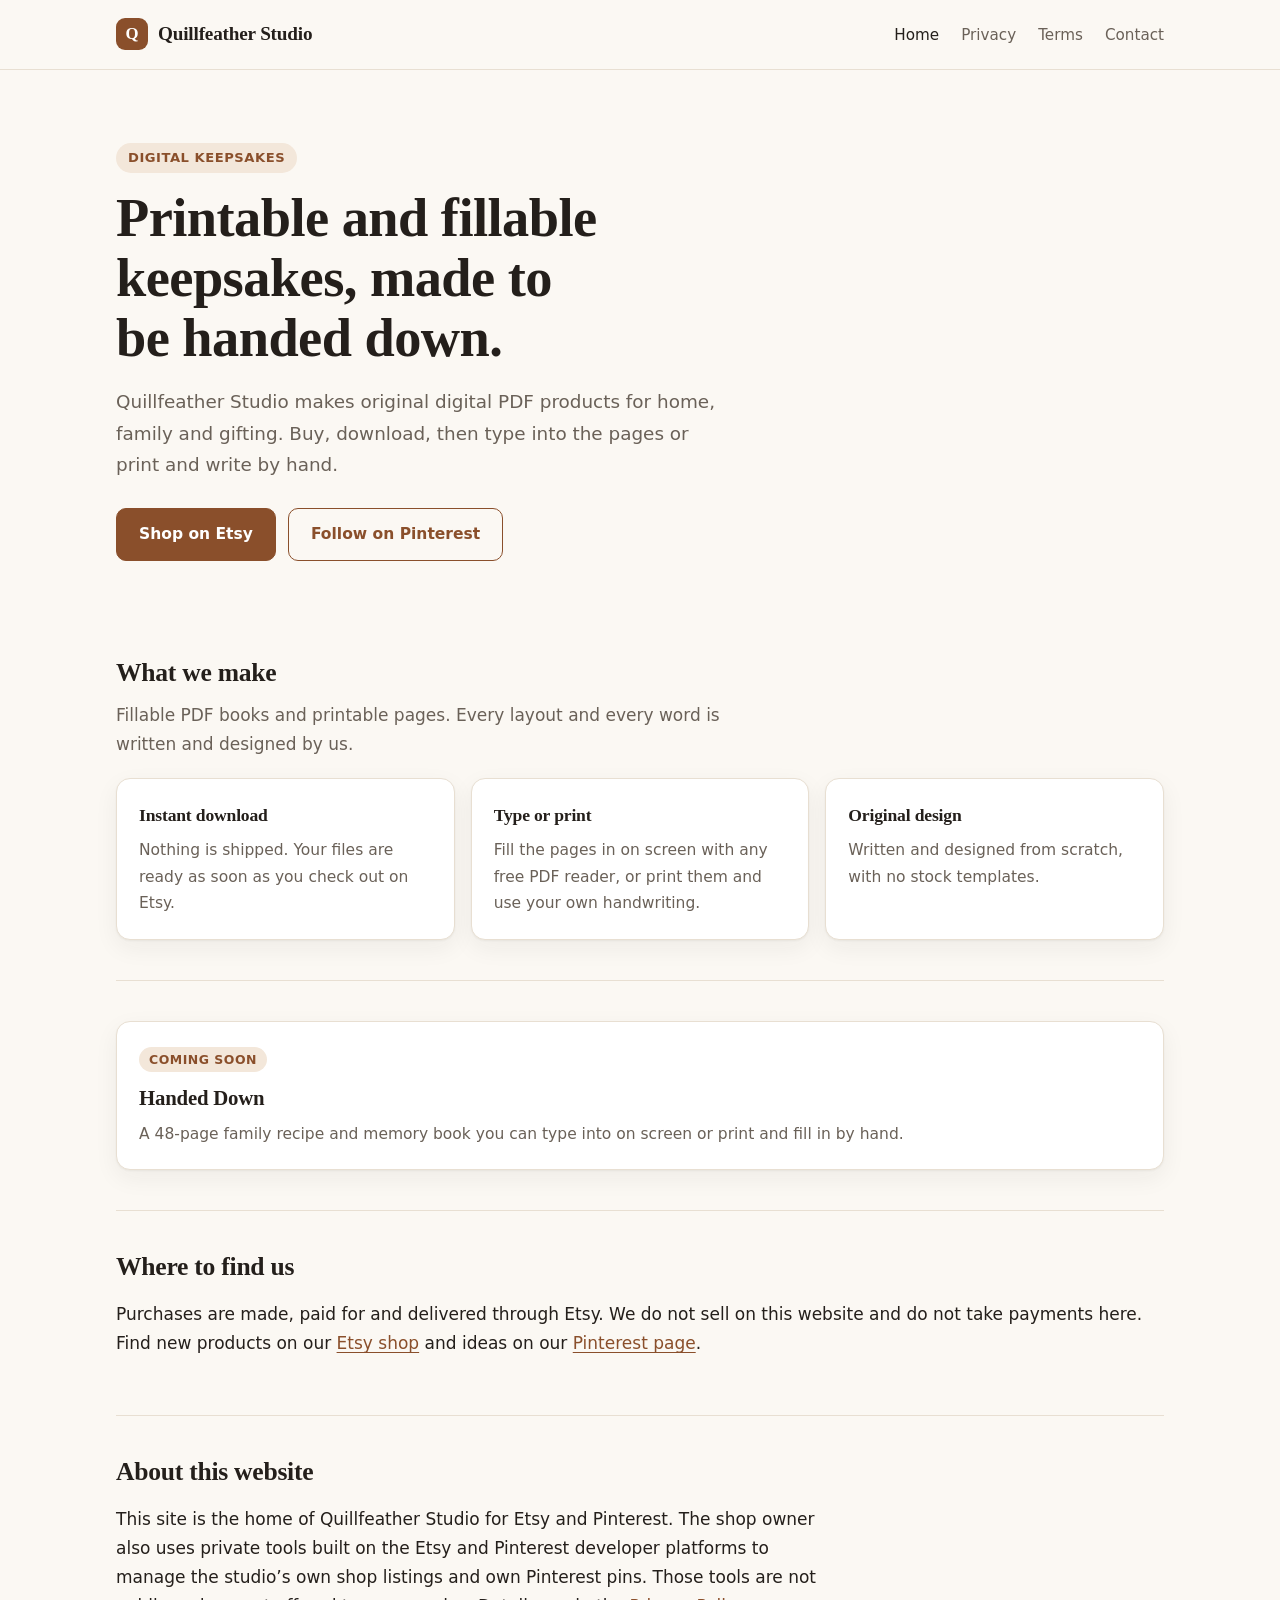
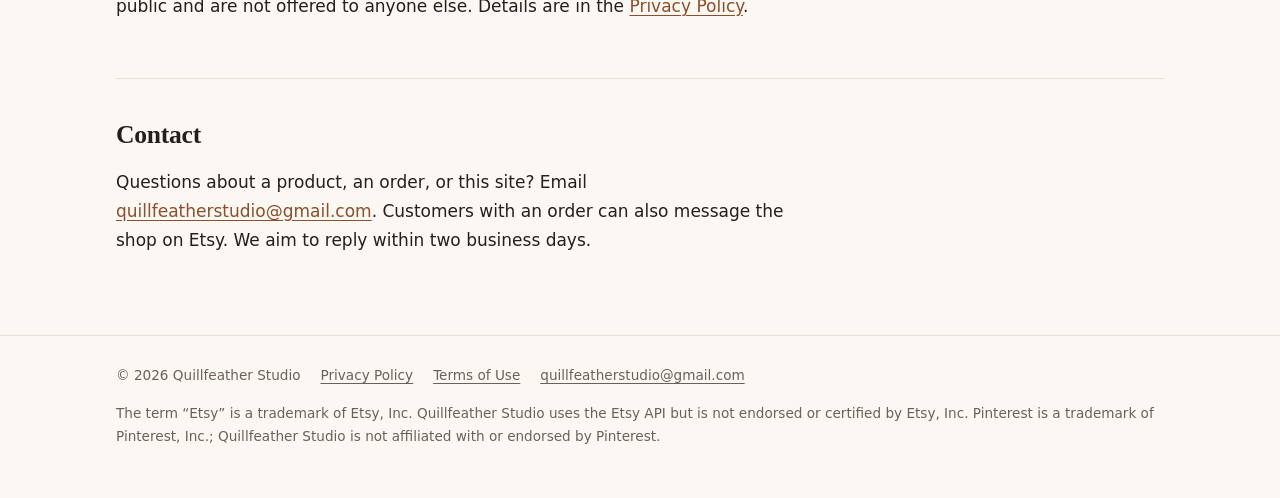
<file: index.html>
<!doctype html>
<html lang="en">
<head>
<meta charset="utf-8">
<meta name="viewport" content="width=device-width,initial-scale=1">
<title>Quillfeather Studio</title>
<meta name="description" content="Original printable and fillable PDF keepsakes, sold through Etsy and shared on Pinterest.">
<meta name="theme-color" content="#8a4f2b">
<link rel="stylesheet" href="/style.css">
</head>
<body>
<header><div class="wrap">
<a class="brand" href="/"><span class="mark" aria-hidden="true">Q</span>Quillfeather Studio</a>
<nav aria-label="Main"><a href="/" aria-current="page">Home</a><a href="/privacy.html">Privacy</a><a href="/terms.html">Terms</a><a href="/#contact">Contact</a></nav>
</div></header>
<main>
<div class="wrap hero">
<p class="eyebrow">Digital keepsakes</p>
<h1>Printable and fillable keepsakes, made to be handed down.</h1>
<p class="lead">Quillfeather Studio makes original digital PDF products for home, family and gifting. Buy, download, then type into the pages or print and write by hand.</p>
<div class="btns"><a class="btn" href="https://www.etsy.com/shop/QuillfeatherStudios">Shop on Etsy</a><a class="btn alt" href="https://www.pinterest.com/quillfeatherstudio/">Follow on Pinterest</a></div>
</div>
<div class="wrap"><section>
<h2>What we make</h2>
<p style="color:var(--muted);max-width:40rem;margin:0">Fillable PDF books and printable pages. Every layout and every word is written and designed by us.</p>
<div class="grid">
<div class="card"><h3>Instant download</h3><p>Nothing is shipped. Your files are ready as soon as you check out on Etsy.</p></div>
<div class="card"><h3>Type or print</h3><p>Fill the pages in on screen with any free PDF reader, or print them and use your own handwriting.</p></div>
<div class="card"><h3>Original design</h3><p>Written and designed from scratch, with no stock templates.</p></div>
</div>
</section>
<section>
<div class="card feature">
<div><span class="tag">Coming soon</span><h3 style="margin:0 0 6px;font-size:1.3rem">Handed Down</h3><p>A 48-page family recipe and memory book you can type into on screen or print and fill in by hand.</p></div>
</div>
</section>
<section>
<h2>Where to find us</h2>
<p>Purchases are made, paid for and delivered through Etsy. We do not sell on this website and do not take payments here. Find new products on our <a href="https://www.etsy.com/shop/QuillfeatherStudios">Etsy shop</a> and ideas on our <a href="https://www.pinterest.com/quillfeatherstudio/">Pinterest page</a>.</p>
</section>
<section>
<h2>About this website</h2>
<p style="max-width:44rem">This site is the home of Quillfeather Studio for Etsy and Pinterest. The shop owner also uses private tools built on the Etsy and Pinterest developer platforms to manage the studio&rsquo;s own shop listings and own Pinterest pins. Those tools are not public and are not offered to anyone else. Details are in the <a href="/privacy.html">Privacy Policy</a>.</p>
</section>
<section id="contact">
<h2>Contact</h2>
<p style="max-width:44rem">Questions about a product, an order, or this site? Email <a href="mailto:quillfeatherstudio@gmail.com">quillfeatherstudio@gmail.com</a>. Customers with an order can also message the shop on Etsy. We aim to reply within two business days.</p>
</section></div>
</main>
<footer><div class="wrap">
<div class="row"><span>&copy; 2026 Quillfeather Studio</span><a href="/privacy.html">Privacy Policy</a><a href="/terms.html">Terms of Use</a><a href="mailto:quillfeatherstudio@gmail.com">quillfeatherstudio@gmail.com</a></div>
<p style="margin-top:14px">The term &ldquo;Etsy&rdquo; is a trademark of Etsy, Inc. Quillfeather Studio uses the Etsy API but is not endorsed or certified by Etsy, Inc. Pinterest is a trademark of Pinterest, Inc.; Quillfeather Studio is not affiliated with or endorsed by Pinterest.</p>
</div></footer>
</body>
</html>
</file>
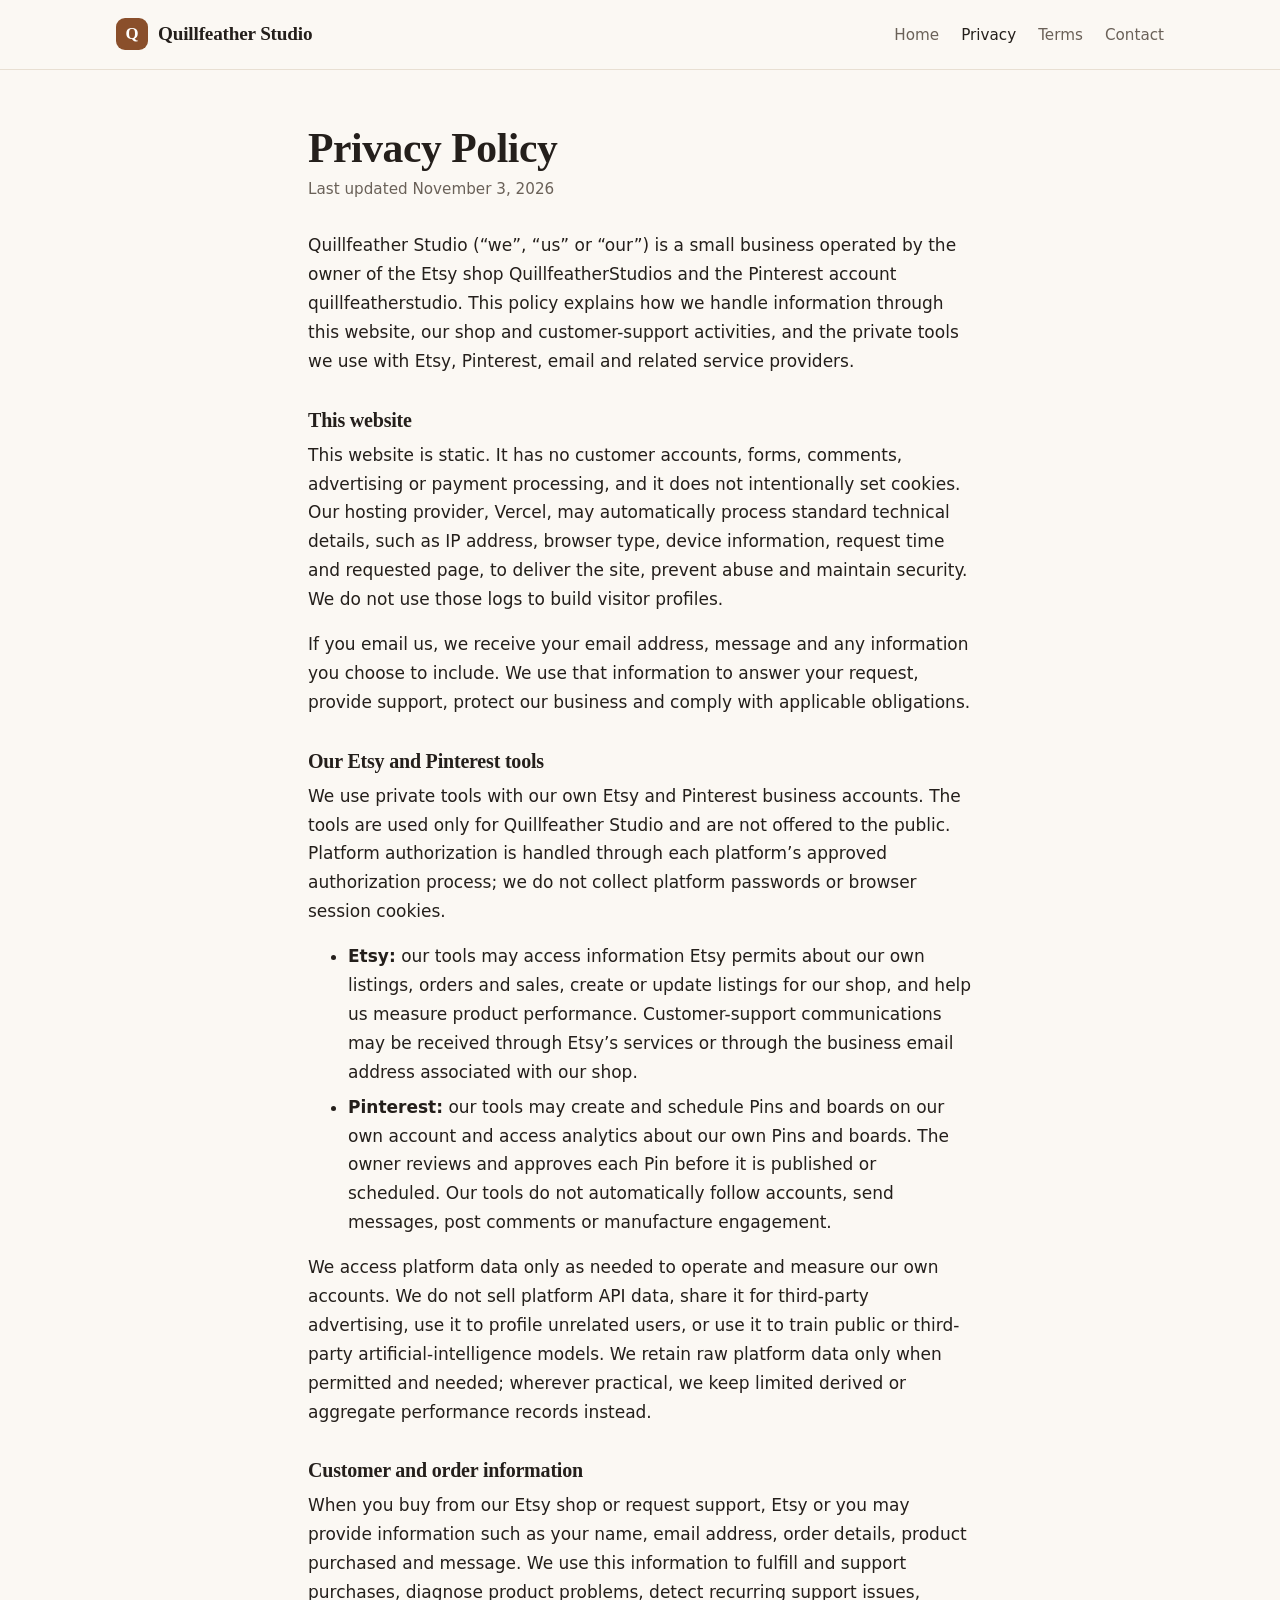
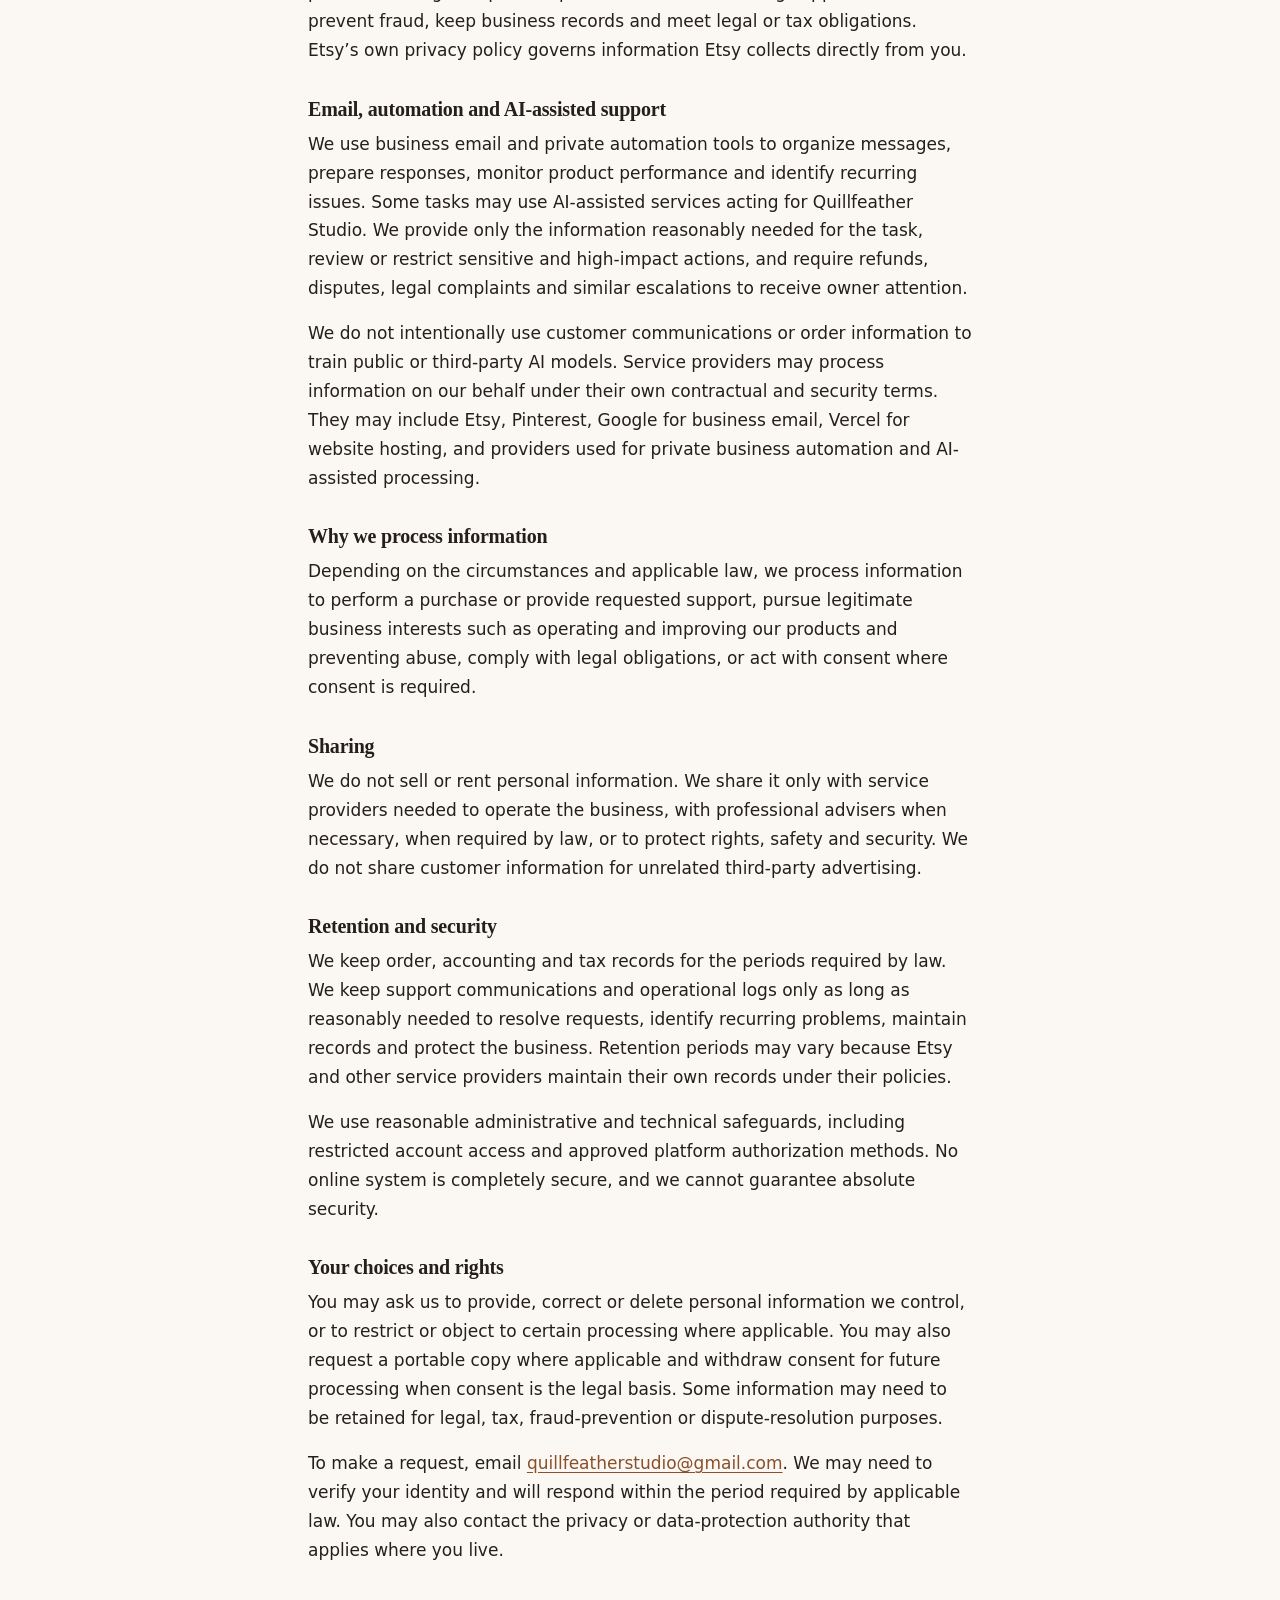
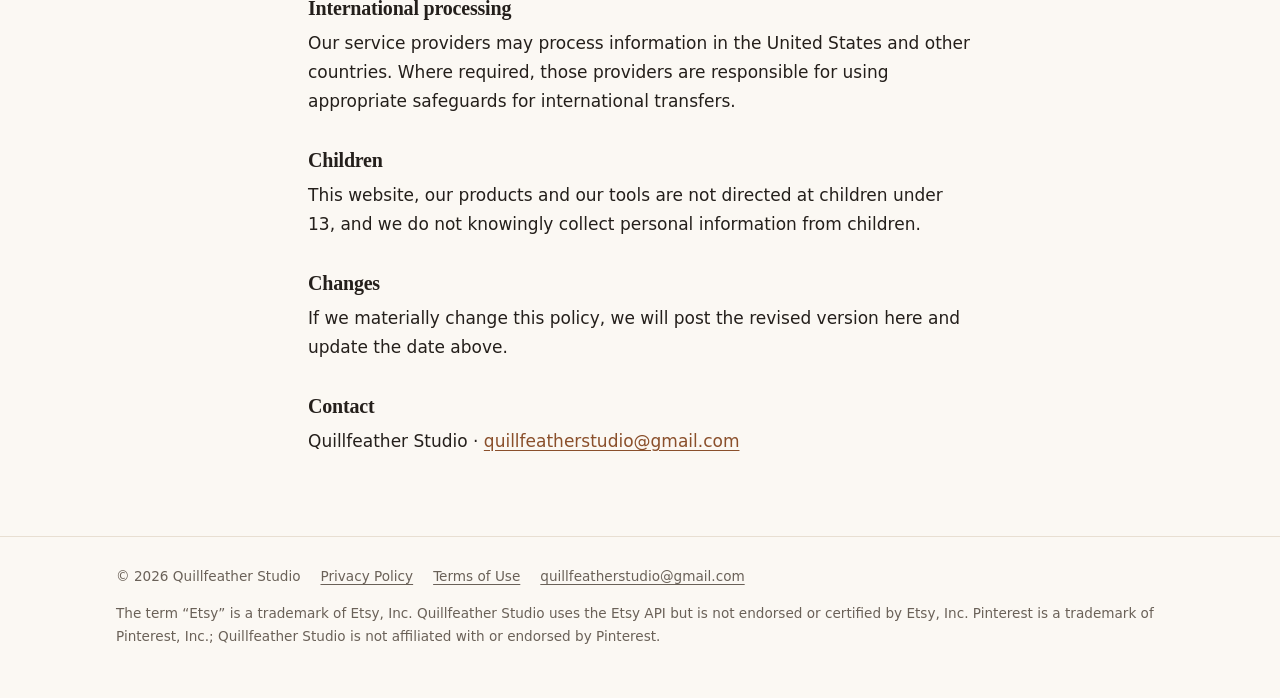
<file: privacy.html>
<!doctype html>
<html lang="en">
<head>
<meta charset="utf-8">
<meta name="viewport" content="width=device-width,initial-scale=1">
<title>Privacy Policy - Quillfeather Studio</title>
<meta name="description" content="How Quillfeather Studio handles information on this website and in its Etsy, Pinterest and customer-support tools.">
<meta name="theme-color" content="#8a4f2b">
<link rel="stylesheet" href="/style.css">
</head>
<body>
<header><div class="wrap">
<a class="brand" href="/"><span class="mark" aria-hidden="true">Q</span>Quillfeather Studio</a>
<nav aria-label="Main"><a href="/">Home</a><a href="/privacy.html" aria-current="page">Privacy</a><a href="/terms.html">Terms</a><a href="/#contact">Contact</a></nav>
</div></header>
<main><div class="wrap narrow page"><h1>Privacy Policy</h1><p class="lead">Last updated November 3, 2026</p>
<p>Quillfeather Studio (&ldquo;we&rdquo;, &ldquo;us&rdquo; or &ldquo;our&rdquo;) is a small business operated by the owner of the Etsy shop QuillfeatherStudios and the Pinterest account quillfeatherstudio. This policy explains how we handle information through this website, our shop and customer-support activities, and the private tools we use with Etsy, Pinterest, email and related service providers.</p>
<h2>This website</h2>
<p>This website is static. It has no customer accounts, forms, comments, advertising or payment processing, and it does not intentionally set cookies. Our hosting provider, Vercel, may automatically process standard technical details, such as IP address, browser type, device information, request time and requested page, to deliver the site, prevent abuse and maintain security. We do not use those logs to build visitor profiles.</p>
<p>If you email us, we receive your email address, message and any information you choose to include. We use that information to answer your request, provide support, protect our business and comply with applicable obligations.</p>
<h2>Our Etsy and Pinterest tools</h2>
<p>We use private tools with our own Etsy and Pinterest business accounts. The tools are used only for Quillfeather Studio and are not offered to the public. Platform authorization is handled through each platform&rsquo;s approved authorization process; we do not collect platform passwords or browser session cookies.</p>
<ul>
<li><strong>Etsy:</strong> our tools may access information Etsy permits about our own listings, orders and sales, create or update listings for our shop, and help us measure product performance. Customer-support communications may be received through Etsy&rsquo;s services or through the business email address associated with our shop.</li>
<li><strong>Pinterest:</strong> our tools may create and schedule Pins and boards on our own account and access analytics about our own Pins and boards. The owner reviews and approves each Pin before it is published or scheduled. Our tools do not automatically follow accounts, send messages, post comments or manufacture engagement.</li>
</ul>
<p>We access platform data only as needed to operate and measure our own accounts. We do not sell platform API data, share it for third-party advertising, use it to profile unrelated users, or use it to train public or third-party artificial-intelligence models. We retain raw platform data only when permitted and needed; wherever practical, we keep limited derived or aggregate performance records instead.</p>
<h2>Customer and order information</h2>
<p>When you buy from our Etsy shop or request support, Etsy or you may provide information such as your name, email address, order details, product purchased and message. We use this information to fulfill and support purchases, diagnose product problems, detect recurring support issues, prevent fraud, keep business records and meet legal or tax obligations. Etsy&rsquo;s own privacy policy governs information Etsy collects directly from you.</p>
<h2>Email, automation and AI-assisted support</h2>
<p>We use business email and private automation tools to organize messages, prepare responses, monitor product performance and identify recurring issues. Some tasks may use AI-assisted services acting for Quillfeather Studio. We provide only the information reasonably needed for the task, review or restrict sensitive and high-impact actions, and require refunds, disputes, legal complaints and similar escalations to receive owner attention.</p>
<p>We do not intentionally use customer communications or order information to train public or third-party AI models. Service providers may process information on our behalf under their own contractual and security terms. They may include Etsy, Pinterest, Google for business email, Vercel for website hosting, and providers used for private business automation and AI-assisted processing.</p>
<h2>Why we process information</h2>
<p>Depending on the circumstances and applicable law, we process information to perform a purchase or provide requested support, pursue legitimate business interests such as operating and improving our products and preventing abuse, comply with legal obligations, or act with consent where consent is required.</p>
<h2>Sharing</h2>
<p>We do not sell or rent personal information. We share it only with service providers needed to operate the business, with professional advisers when necessary, when required by law, or to protect rights, safety and security. We do not share customer information for unrelated third-party advertising.</p>
<h2>Retention and security</h2>
<p>We keep order, accounting and tax records for the periods required by law. We keep support communications and operational logs only as long as reasonably needed to resolve requests, identify recurring problems, maintain records and protect the business. Retention periods may vary because Etsy and other service providers maintain their own records under their policies.</p>
<p>We use reasonable administrative and technical safeguards, including restricted account access and approved platform authorization methods. No online system is completely secure, and we cannot guarantee absolute security.</p>
<h2>Your choices and rights</h2>
<p>You may ask us to provide, correct or delete personal information we control, or to restrict or object to certain processing where applicable. You may also request a portable copy where applicable and withdraw consent for future processing when consent is the legal basis. Some information may need to be retained for legal, tax, fraud-prevention or dispute-resolution purposes.</p>
<p>To make a request, email <a href="mailto:quillfeatherstudio@gmail.com">quillfeatherstudio@gmail.com</a>. We may need to verify your identity and will respond within the period required by applicable law. You may also contact the privacy or data-protection authority that applies where you live.</p>
<h2>International processing</h2>
<p>Our service providers may process information in the United States and other countries. Where required, those providers are responsible for using appropriate safeguards for international transfers.</p>
<h2>Children</h2>
<p>This website, our products and our tools are not directed at children under 13, and we do not knowingly collect personal information from children.</p>
<h2>Changes</h2>
<p>If we materially change this policy, we will post the revised version here and update the date above.</p>
<h2>Contact</h2>
<p>Quillfeather Studio &middot; <a href="mailto:quillfeatherstudio@gmail.com">quillfeatherstudio@gmail.com</a></p>
</div></main>
<footer><div class="wrap">
<div class="row"><span>&copy; 2026 Quillfeather Studio</span><a href="/privacy.html">Privacy Policy</a><a href="/terms.html">Terms of Use</a><a href="mailto:quillfeatherstudio@gmail.com">quillfeatherstudio@gmail.com</a></div>
<p style="margin-top:14px">The term &ldquo;Etsy&rdquo; is a trademark of Etsy, Inc. Quillfeather Studio uses the Etsy API but is not endorsed or certified by Etsy, Inc. Pinterest is a trademark of Pinterest, Inc.; Quillfeather Studio is not affiliated with or endorsed by Pinterest.</p>
</div></footer>
</body>
</html>
</file>
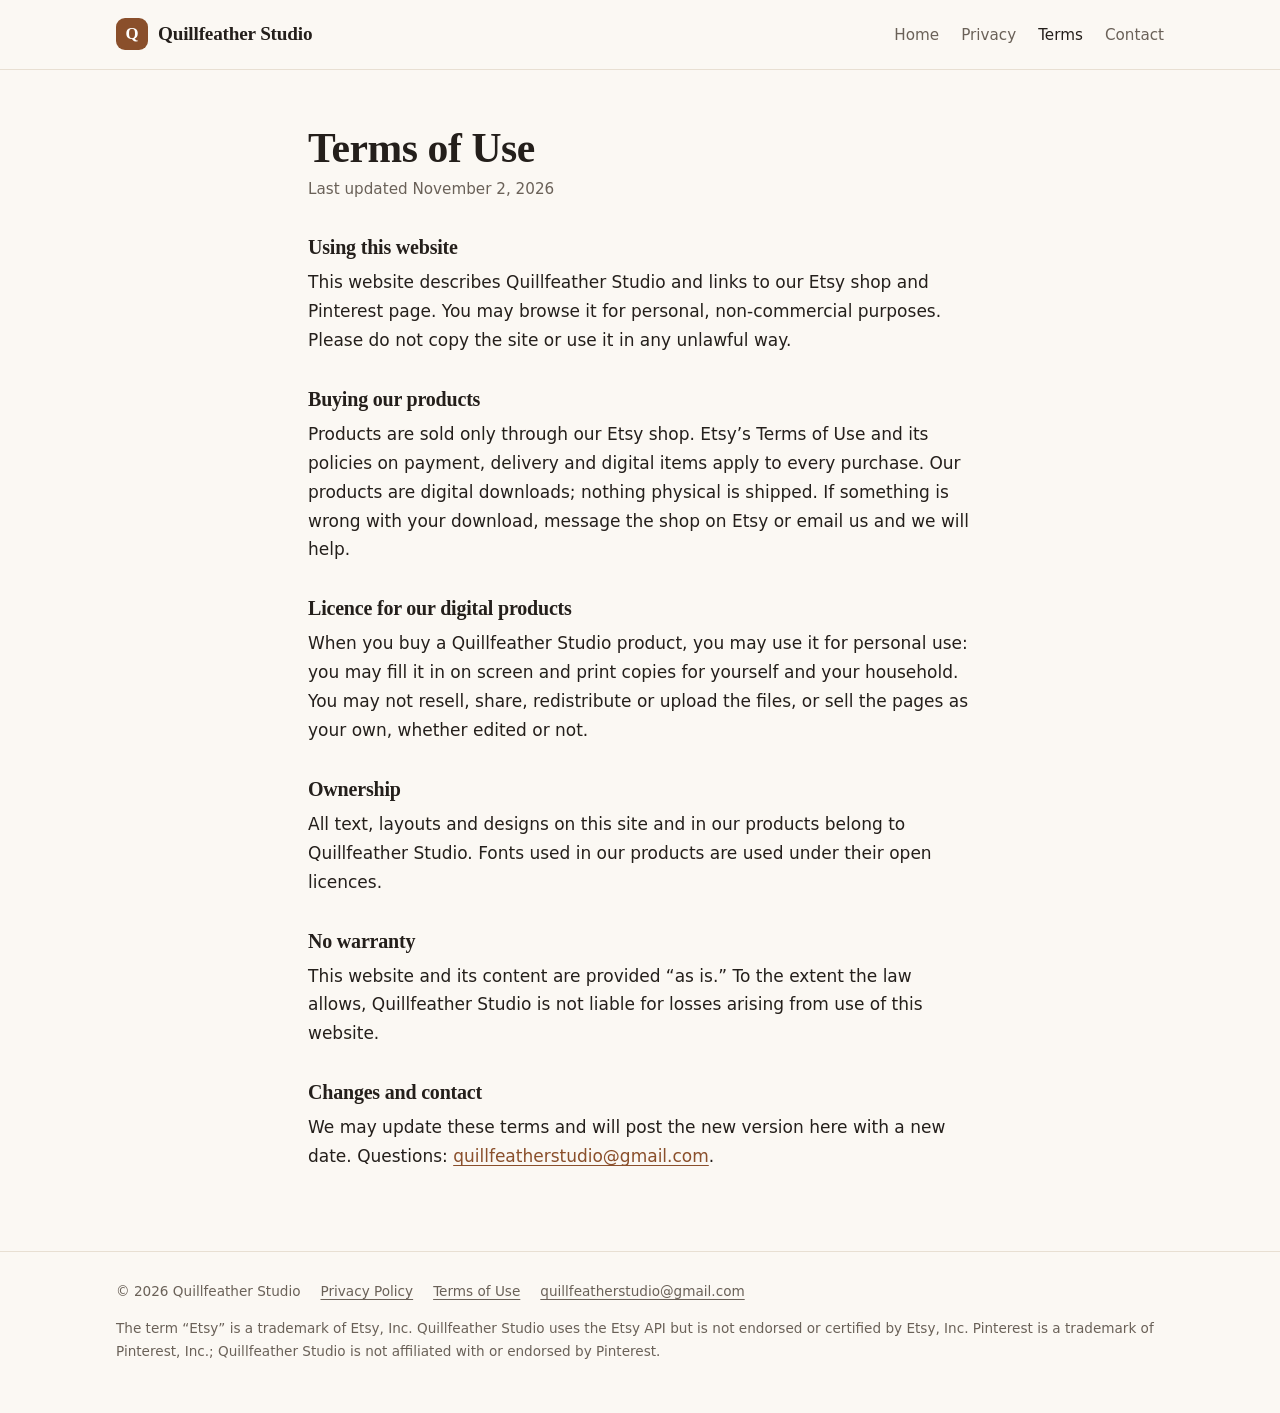
<file: terms.html>
<!doctype html>
<html lang="en">
<head>
<meta charset="utf-8">
<meta name="viewport" content="width=device-width,initial-scale=1">
<title>Terms of Use - Quillfeather Studio</title>
<meta name="description" content="Terms for using the Quillfeather Studio website and buying its digital products.">
<meta name="theme-color" content="#8a4f2b">
<link rel="stylesheet" href="/style.css">
</head>
<body>
<header><div class="wrap">
<a class="brand" href="/"><span class="mark" aria-hidden="true">Q</span>Quillfeather Studio</a>
<nav aria-label="Main"><a href="/">Home</a><a href="/privacy.html">Privacy</a><a href="/terms.html" aria-current="page">Terms</a><a href="/#contact">Contact</a></nav>
</div></header>
<main><div class="wrap narrow page"><h1>Terms of Use</h1><p class="lead">Last updated November 2, 2026</p>
<h2>Using this website</h2>
<p>This website describes Quillfeather Studio and links to our Etsy shop and Pinterest page. You may browse it for personal, non-commercial purposes. Please do not copy the site or use it in any unlawful way.</p>
<h2>Buying our products</h2>
<p>Products are sold only through our Etsy shop. Etsy&rsquo;s Terms of Use and its policies on payment, delivery and digital items apply to every purchase. Our products are digital downloads; nothing physical is shipped. If something is wrong with your download, message the shop on Etsy or email us and we will help.</p>
<h2>Licence for our digital products</h2>
<p>When you buy a Quillfeather Studio product, you may use it for personal use: you may fill it in on screen and print copies for yourself and your household. You may not resell, share, redistribute or upload the files, or sell the pages as your own, whether edited or not.</p>
<h2>Ownership</h2>
<p>All text, layouts and designs on this site and in our products belong to Quillfeather Studio. Fonts used in our products are used under their open licences.</p>
<h2>No warranty</h2>
<p>This website and its content are provided &ldquo;as is.&rdquo; To the extent the law allows, Quillfeather Studio is not liable for losses arising from use of this website.</p>
<h2>Changes and contact</h2>
<p>We may update these terms and will post the new version here with a new date. Questions: <a href="mailto:quillfeatherstudio@gmail.com">quillfeatherstudio@gmail.com</a>.</p>
</div></main>
<footer><div class="wrap">
<div class="row"><span>&copy; 2026 Quillfeather Studio</span><a href="/privacy.html">Privacy Policy</a><a href="/terms.html">Terms of Use</a><a href="mailto:quillfeatherstudio@gmail.com">quillfeatherstudio@gmail.com</a></div>
<p style="margin-top:14px">The term &ldquo;Etsy&rdquo; is a trademark of Etsy, Inc. Quillfeather Studio uses the Etsy API but is not endorsed or certified by Etsy, Inc. Pinterest is a trademark of Pinterest, Inc.; Quillfeather Studio is not affiliated with or endorsed by Pinterest.</p>
</div></footer>
</body>
</html>
</file>
<file: style.css>
:root{--bg:#fbf8f3;--surface:#fff;--ink:#241f1b;--muted:#6a6158;--accent:#8a4f2b;--accent-ink:#fff;--accent-soft:#f3e7da;--rule:#e8dfd2;--shadow:0 1px 2px rgba(36,31,27,.05),0 8px 24px rgba(36,31,27,.06)}
@media (prefers-color-scheme:dark){:root{--bg:#171412;--surface:#211d1a;--ink:#f3ede4;--muted:#b6aa9b;--accent:#e2a977;--accent-ink:#1b1511;--accent-soft:#2c241e;--rule:#352e28;--shadow:none}}
*{box-sizing:border-box}
html{scroll-behavior:smooth}
body{margin:0;background:var(--bg);color:var(--ink);font:17px/1.7 system-ui,-apple-system,"Segoe UI",Roboto,Helvetica,Arial,sans-serif;-webkit-font-smoothing:antialiased}
a{color:var(--accent);text-underline-offset:3px}
h1,h2,h3,.brand{font-family:Georgia,"Iowan Old Style","Times New Roman",serif;letter-spacing:-.01em}
.wrap{max-width:68rem;margin:0 auto;padding:0 20px}
.narrow{max-width:44rem}
header{border-bottom:1px solid var(--rule);background:var(--bg)}
header .wrap{display:flex;flex-wrap:wrap;align-items:center;justify-content:space-between;gap:10px 24px;padding-top:18px;padding-bottom:18px}
.brand{display:flex;align-items:center;gap:10px;font-size:1.2rem;font-weight:700;color:var(--ink);text-decoration:none}
.mark{display:grid;place-items:center;width:32px;height:32px;border-radius:9px;background:var(--accent);color:var(--accent-ink);font-size:1.05rem;font-weight:700}
nav a{margin-left:22px;font-size:.95rem;color:var(--muted);text-decoration:none}
nav a:hover,nav a[aria-current]{color:var(--ink)}
.hero{padding-top:72px;padding-bottom:56px}
.eyebrow{display:inline-block;margin:0 0 16px;padding:4px 12px;border-radius:99px;background:var(--accent-soft);color:var(--accent);font-size:.82rem;font-weight:600;letter-spacing:.04em;text-transform:uppercase}
h1{font-size:clamp(2.1rem,5.5vw,3.4rem);line-height:1.1;margin:0 0 18px;max-width:18ch}
.lead{font-size:1.15rem;color:var(--muted);max-width:38rem;margin:0 0 28px}
.btns{display:flex;flex-wrap:wrap;gap:12px}
.btn{display:inline-block;padding:12px 22px;border-radius:10px;font-weight:600;font-size:.97rem;text-decoration:none;border:1px solid var(--accent);background:var(--accent);color:var(--accent-ink)}
.btn:hover{filter:brightness(1.08)}
.btn.alt{background:transparent;color:var(--accent)}
.btn.alt:hover{background:var(--accent-soft);filter:none}
section{padding:40px 0}
section+section{border-top:1px solid var(--rule)}
h2{font-size:1.6rem;line-height:1.25;margin:0 0 12px}
.grid{display:grid;grid-template-columns:repeat(auto-fit,minmax(14rem,1fr));gap:16px;margin-top:20px}
.card{background:var(--surface);border:1px solid var(--rule);border-radius:14px;padding:22px;box-shadow:var(--shadow)}
.card h3{margin:0 0 6px;font-size:1.1rem}
.card p{margin:0;color:var(--muted);font-size:.97rem}
.feature{display:flex;flex-wrap:wrap;gap:20px 32px;align-items:center;justify-content:space-between}
.feature p{margin:0;color:var(--muted)}
.tag{display:inline-block;margin-bottom:8px;padding:2px 10px;border-radius:99px;background:var(--accent-soft);color:var(--accent);font-size:.78rem;font-weight:600;letter-spacing:.04em;text-transform:uppercase}
.page{padding-top:56px;padding-bottom:40px}
.page h1{font-size:clamp(1.9rem,4.5vw,2.6rem);max-width:none;margin-bottom:6px}
.page .lead{font-size:.95rem;margin-bottom:28px}
.page h2{font-size:1.25rem;margin:32px 0 8px}
.page p,.page ul{margin:0 0 16px}
.page li{margin-bottom:6px}
footer{border-top:1px solid var(--rule);margin-top:24px;padding:28px 0 40px;color:var(--muted);font-size:.85rem}
footer p{margin:0 0 10px}
footer .row{display:flex;flex-wrap:wrap;gap:6px 20px}
footer a{color:var(--muted)}
footer a:hover{color:var(--ink)}
@media (max-width:560px){.hero{padding-top:44px;padding-bottom:32px}nav a{margin:0 18px 0 0}}
</file>
